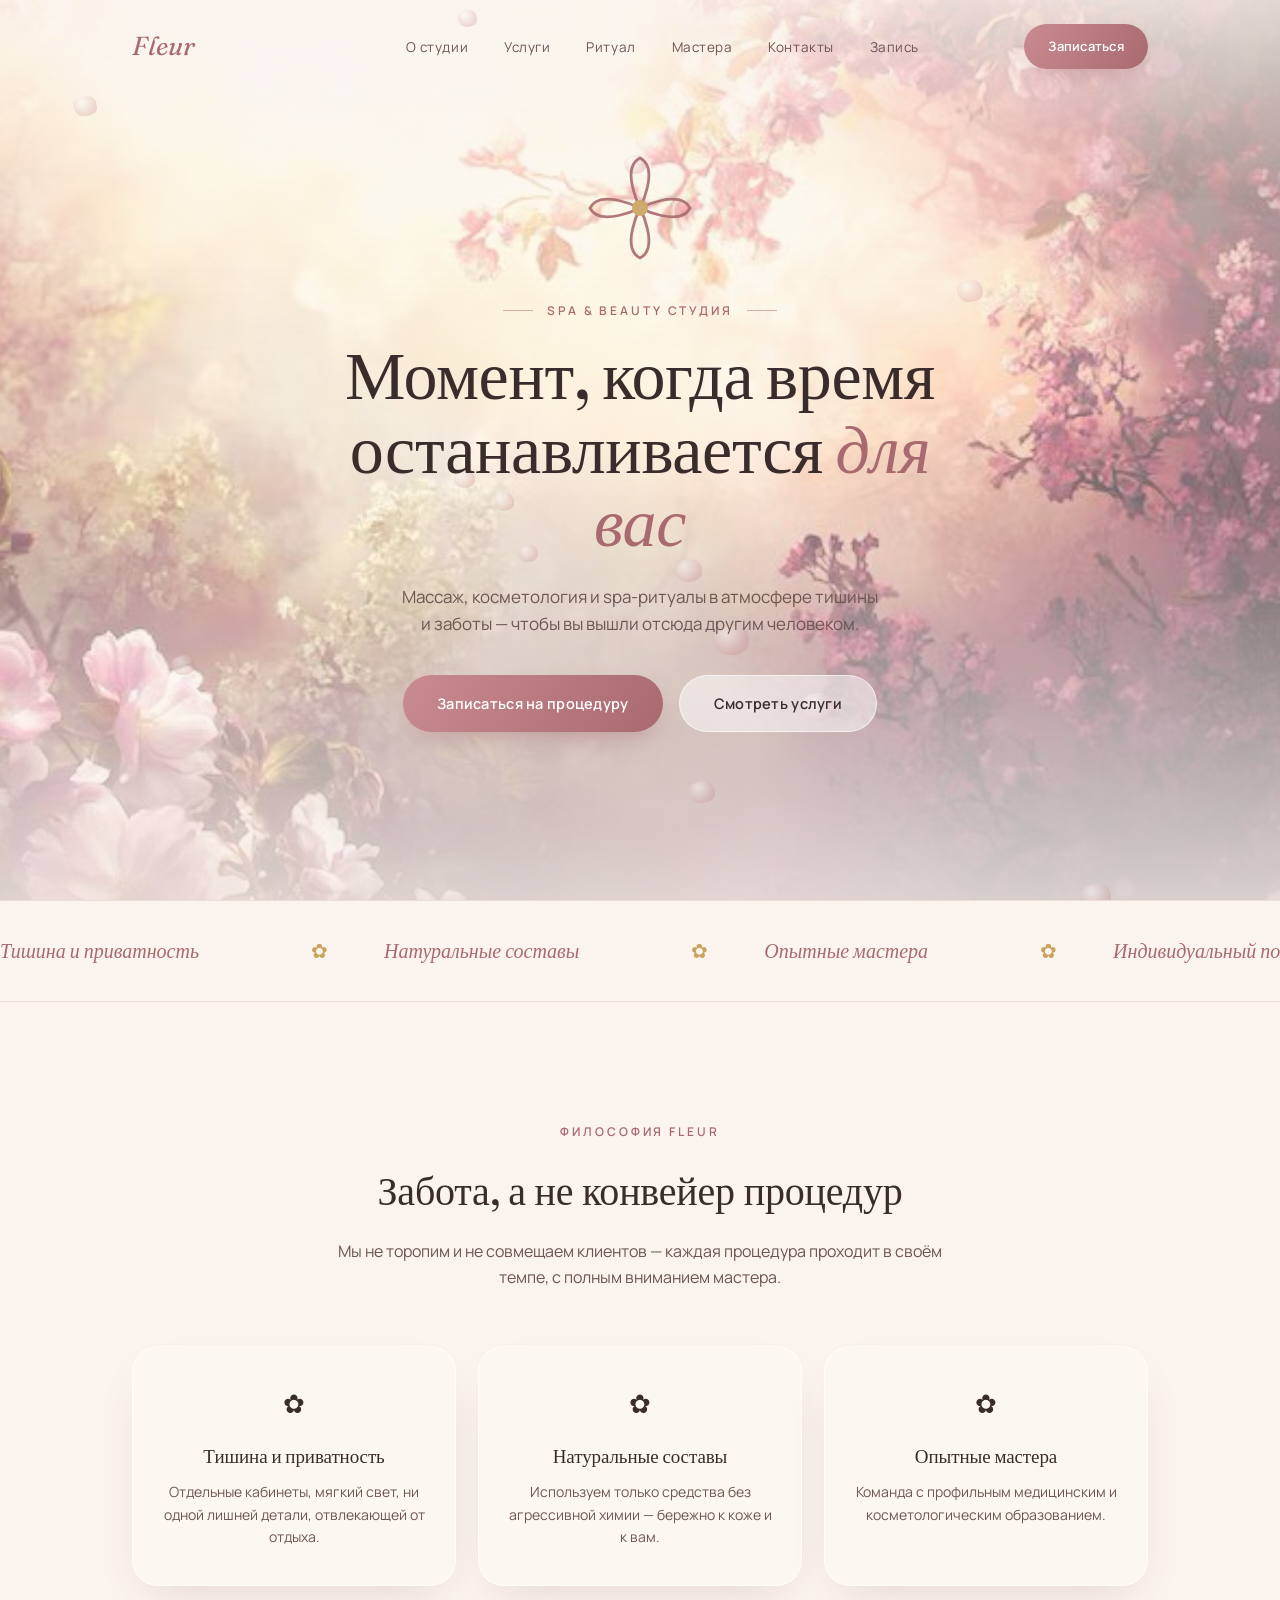
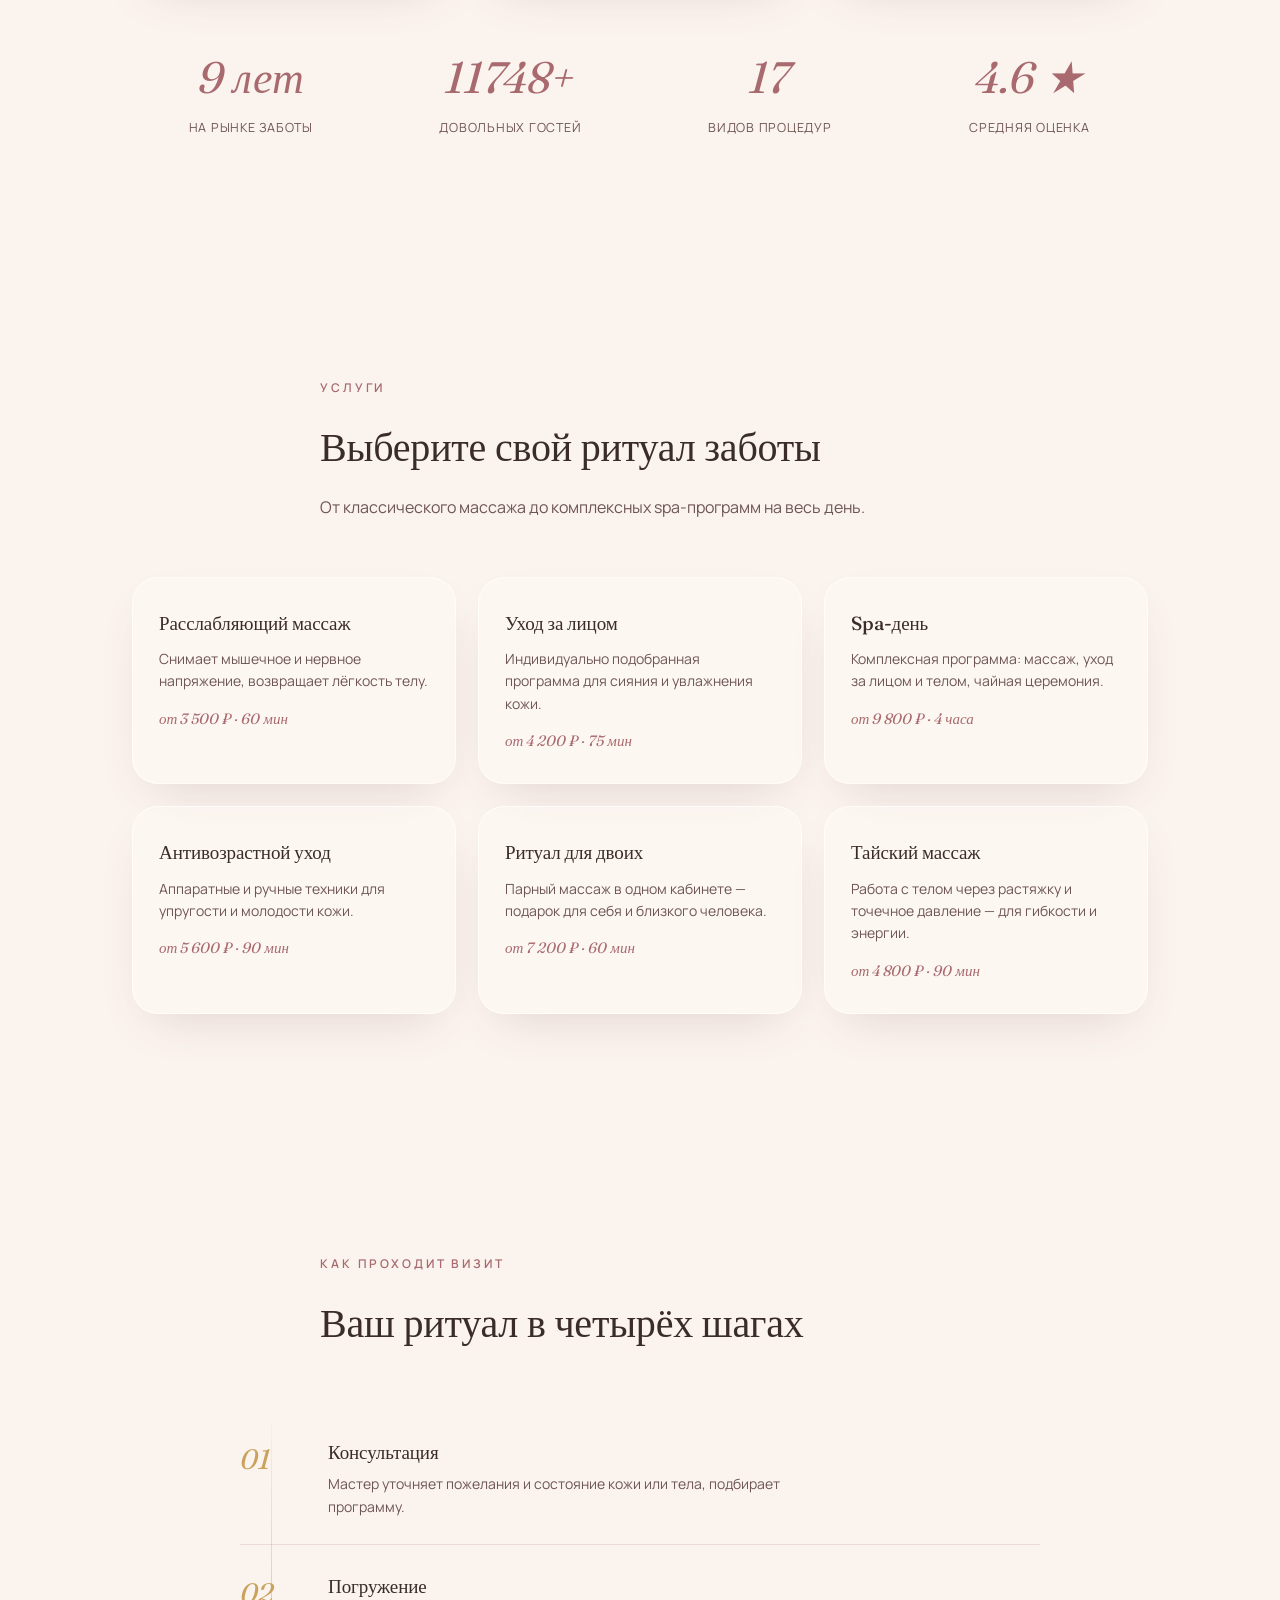
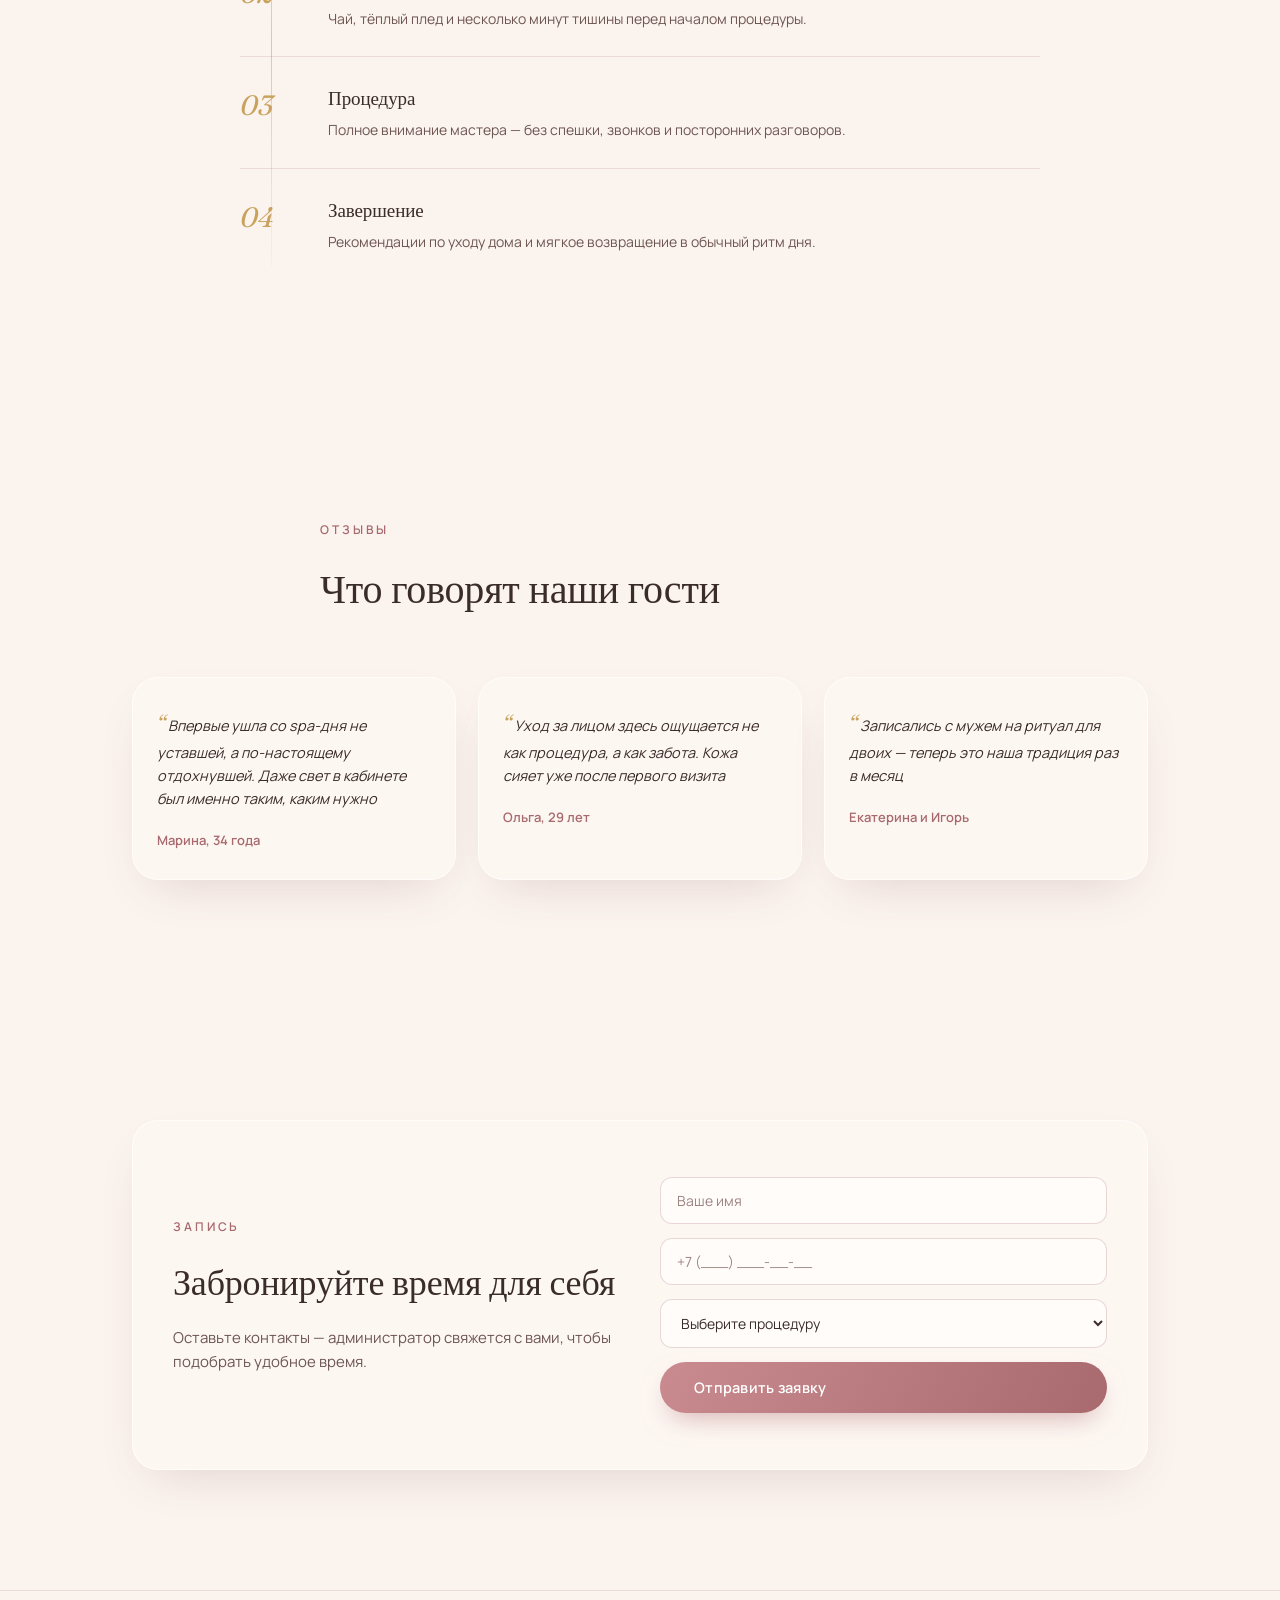
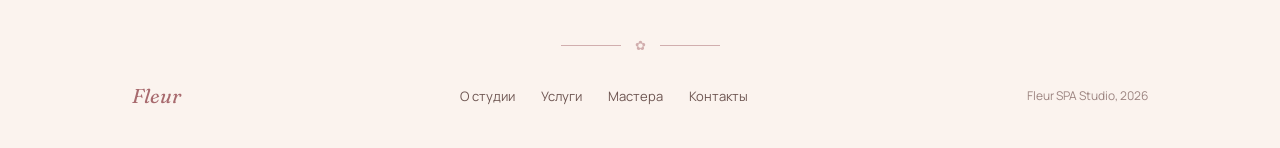
<file: index.html>
<!DOCTYPE html>
<html lang="ru">
<head>
<meta charset="UTF-8">
<meta name="viewport" content="width=device-width, initial-scale=1.0">
<title>Fleur — SPA & beauty студия</title>
<meta name="description" content="Fleur — SPA & beauty студия: массаж, косметология и ритуалы заботы в атмосфере тишины.">
<link rel="preconnect" href="https://fonts.googleapis.com">
<link href="https://fonts.googleapis.com/css2?family=Fraunces:ital,wght@0,400;0,500;0,600;1,500&family=Manrope:wght@300;400;500;600;700&display=swap" rel="stylesheet">
<link rel="stylesheet" href="css/style.css">
</head>
<body>

<div class="page-loader">
  <svg class="loader-flower" viewBox="0 0 60 60"><path d="M30 30 C30 30 20 10 30 5 C40 10 30 30 30 30 C30 30 50 20 55 30 C50 40 30 30 30 30 C30 30 40 50 30 55 C20 50 30 30 30 30 C30 30 10 40 5 30 C10 20 30 30 30 30Z"/></svg>
</div>
<div class="scroll-progress"></div>

<div class="bg-photo"></div>
<div class="bg-overlay"></div>
<div class="cursor-glow"></div>
<div class="petals" id="petals"></div>
<div class="grain"></div>

<header id="siteHeader">
  <div class="wrap">
    <a href="index.html" class="logo">Fleur</a>
    <div class="nav-scrim"></div>
    <nav>
      <ul>
        <li><a href="index.html#philosophy">О студии</a></li>
        <li><a href="index.html#services">Услуги</a></li>
        <li><a href="index.html#ritual">Ритуал</a></li>
        <li><a href="masters.html">Мастера</a></li>
        <li><a href="contacts.html">Контакты</a></li>
        <li><a href="index.html#booking">Запись</a></li>
      </ul>
    </nav>
    <div style="display:flex;align-items:center;gap:6px;">
      <a href="index.html#booking" class="btn btn-primary" style="padding:12px 24px;font-size:13px;"><span>Записаться</span></a>
      <button class="nav-toggle" aria-label="Открыть меню"><span></span><span></span><span></span></button>
    </div>
  </div>
</header>

<section class="hero">
  <div class="wrap hero-inner">
    <svg class="hero-flower" viewBox="0 0 60 60" aria-hidden="true">
      <path d="M30 30 C30 30 20 10 30 5 C40 10 30 30 30 30 C30 30 50 20 55 30 C50 40 30 30 30 30 C30 30 40 50 30 55 C20 50 30 30 30 30 C30 30 10 40 5 30 C10 20 30 30 30 30Z"/>
      <circle cx="30" cy="30" r="4"></circle>
    </svg>
    <span class="eyebrow">SPA & beauty студия</span>
    <h1>Момент, когда время<br>останавливается <em>для вас</em></h1>
    <p>Массаж, косметология и spa-ритуалы в атмосфере тишины и заботы — чтобы вы вышли отсюда другим человеком.</p>
    <div class="hero-actions">
      <a href="#booking" class="btn btn-primary"><span>Записаться на процедуру</span></a>
      <a href="#services" class="btn btn-ghost"><span>Смотреть услуги</span></a>
    </div>
  </div>
</section>

<div class="marquee-section">
  <div class="marquee-track">
    <span>Тишина и приватность</span>
    <span>Натуральные составы</span>
    <span>Опытные мастера</span>
    <span>Индивидуальный подход</span>
    <span>Тишина и приватность</span>
    <span>Натуральные составы</span>
    <span>Опытные мастера</span>
    <span>Индивидуальный подход</span>
  </div>
</div>

<section id="philosophy" class="philosophy">
  <div class="wrap">
    <div class="philosophy-head reveal">
      <span class="eyebrow">Философия Fleur</span>
      <h2>Забота, а не конвейер процедур</h2>
      <p>Мы не торопим и не совмещаем клиентов — каждая процедура проходит в своём темпе, с полным вниманием мастера.</p>
    </div>
    <div class="philosophy-grid stagger">
      <div class="phil-card glass reveal">
        <div class="phil-icon">✿</div>
        <h3>Тишина и приватность</h3>
        <p>Отдельные кабинеты, мягкий свет, ни одной лишней детали, отвлекающей от отдыха.</p>
      </div>
      <div class="phil-card glass reveal">
        <div class="phil-icon">✿</div>
        <h3>Натуральные составы</h3>
        <p>Используем только средства без агрессивной химии — бережно к коже и к вам.</p>
      </div>
      <div class="phil-card glass reveal">
        <div class="phil-icon">✿</div>
        <h3>Опытные мастера</h3>
        <p>Команда с профильным медицинским и косметологическим образованием.</p>
      </div>
    </div>

    <div class="stats">
      <div class="reveal">
        <span class="stat-num" data-count="9" data-suffix=" лет">0</span>
        <span class="stat-label">на рынке заботы</span>
      </div>
      <div class="reveal">
        <span class="stat-num" data-count="12400" data-suffix="+">0</span>
        <span class="stat-label">довольных гостей</span>
      </div>
      <div class="reveal">
        <span class="stat-num" data-count="18" data-suffix="">0</span>
        <span class="stat-label">видов процедур</span>
      </div>
      <div class="reveal">
        <span class="stat-num" data-count="4.9" data-suffix=" ★">0</span>
        <span class="stat-label">средняя оценка</span>
      </div>
    </div>
  </div>
</section>

<section id="services">
  <div class="wrap">
    <div class="philosophy-head reveal">
      <span class="eyebrow">Услуги</span>
      <h2>Выберите свой ритуал заботы</h2>
      <p>От классического массажа до комплексных spa-программ на весь день.</p>
    </div>
    <div class="services-grid stagger">
      <div class="service-card glass reveal">
        <h3>Расслабляющий массаж</h3>
        <p>Снимает мышечное и нервное напряжение, возвращает лёгкость телу.</p>
        <span class="price">от 3 500 ₽ · 60 мин</span>
      </div>
      <div class="service-card glass reveal">
        <h3>Уход за лицом</h3>
        <p>Индивидуально подобранная программа для сияния и увлажнения кожи.</p>
        <span class="price">от 4 200 ₽ · 75 мин</span>
      </div>
      <div class="service-card glass reveal">
        <h3>Spa-день</h3>
        <p>Комплексная программа: массаж, уход за лицом и телом, чайная церемония.</p>
        <span class="price">от 9 800 ₽ · 4 часа</span>
      </div>
      <div class="service-card glass reveal">
        <h3>Антивозрастной уход</h3>
        <p>Аппаратные и ручные техники для упругости и молодости кожи.</p>
        <span class="price">от 5 600 ₽ · 90 мин</span>
      </div>
      <div class="service-card glass reveal">
        <h3>Ритуал для двоих</h3>
        <p>Парный массаж в одном кабинете — подарок для себя и близкого человека.</p>
        <span class="price">от 7 200 ₽ · 60 мин</span>
      </div>
      <div class="service-card glass reveal">
        <h3>Тайский массаж</h3>
        <p>Работа с телом через растяжку и точечное давление — для гибкости и энергии.</p>
        <span class="price">от 4 800 ₽ · 90 мин</span>
      </div>
    </div>
  </div>
</section>

<section id="ritual">
  <div class="wrap">
    <div class="philosophy-head reveal">
      <span class="eyebrow">Как проходит визит</span>
      <h2>Ваш ритуал в четырёх шагах</h2>
    </div>
    <div class="ritual reveal">
      <div class="ritual-step">
        <div class="ritual-num">01</div>
        <div><h3>Консультация</h3><p>Мастер уточняет пожелания и состояние кожи или тела, подбирает программу.</p></div>
      </div>
      <div class="ritual-step">
        <div class="ritual-num">02</div>
        <div><h3>Погружение</h3><p>Чай, тёплый плед и несколько минут тишины перед началом процедуры.</p></div>
      </div>
      <div class="ritual-step">
        <div class="ritual-num">03</div>
        <div><h3>Процедура</h3><p>Полное внимание мастера — без спешки, звонков и посторонних разговоров.</p></div>
      </div>
      <div class="ritual-step">
        <div class="ritual-num">04</div>
        <div><h3>Завершение</h3><p>Рекомендации по уходу дома и мягкое возвращение в обычный ритм дня.</p></div>
      </div>
    </div>
  </div>
</section>

<section id="reviews">
  <div class="wrap">
    <div class="philosophy-head reveal">
      <span class="eyebrow">Отзывы</span>
      <h2>Что говорят наши гости</h2>
    </div>
    <div class="testimonials-grid stagger">
      <div class="t-card glass reveal">
        <p class="t-quote">Впервые ушла со spa-дня не уставшей, а по-настоящему отдохнувшей. Даже свет в кабинете был именно таким, каким нужно</p>
        <div class="t-name">Марина, 34 года</div>
      </div>
      <div class="t-card glass reveal">
        <p class="t-quote">Уход за лицом здесь ощущается не как процедура, а как забота. Кожа сияет уже после первого визита</p>
        <div class="t-name">Ольга, 29 лет</div>
      </div>
      <div class="t-card glass reveal">
        <p class="t-quote">Записались с мужем на ритуал для двоих — теперь это наша традиция раз в месяц</p>
        <div class="t-name">Екатерина и Игорь</div>
      </div>
    </div>
  </div>
</section>

<section id="booking">
  <div class="wrap">
    <div class="booking-box glass reveal">
      <div class="booking-grid">
        <div>
          <span class="eyebrow">Запись</span>
          <h2>Забронируйте время для себя</h2>
          <p>Оставьте контакты — администратор свяжется с вами, чтобы подобрать удобное время.</p>
        </div>
        <form class="book-form" id="bookForm">
          <input type="text" id="bname" placeholder="Ваше имя" required>
          <input type="tel" id="bphone" placeholder="+7 (___) ___-__-__" required>
          <select id="bservice">
            <option value="">Выберите процедуру</option>
            <option>Расслабляющий массаж</option>
            <option>Уход за лицом</option>
            <option>Spa-день</option>
            <option>Антивозрастной уход</option>
            <option>Ритуал для двоих</option>
            <option>Тайский массаж</option>
          </select>
          <button type="submit" class="btn btn-primary"><span>Отправить заявку</span></button>
          <div class="success-msg" id="successMsg">✿ Спасибо! Мы свяжемся с вами для подтверждения записи.</div>
        </form>
      </div>
    </div>
  </div>
</section>

<footer>
  <div class="wrap" style="flex-direction:column;">
    <div class="divider-flourish">✿</div>
    <div class="wrap" style="padding:0;display:flex;justify-content:space-between;align-items:center;flex-wrap:wrap;gap:16px;width:100%;">
      <a href="index.html" class="logo" style="font-size:20px;">Fleur</a>
      <ul class="footer-links">
        <li><a href="index.html#philosophy">О студии</a></li>
        <li><a href="index.html#services">Услуги</a></li>
        <li><a href="masters.html">Мастера</a></li>
        <li><a href="contacts.html">Контакты</a></li>
      </ul>
      <div class="footer-copy">Fleur SPA Studio, 2026</div>
    </div>
  </div>
</footer>

<script src="js/script.js"></script>
</body>
</html>
</file>
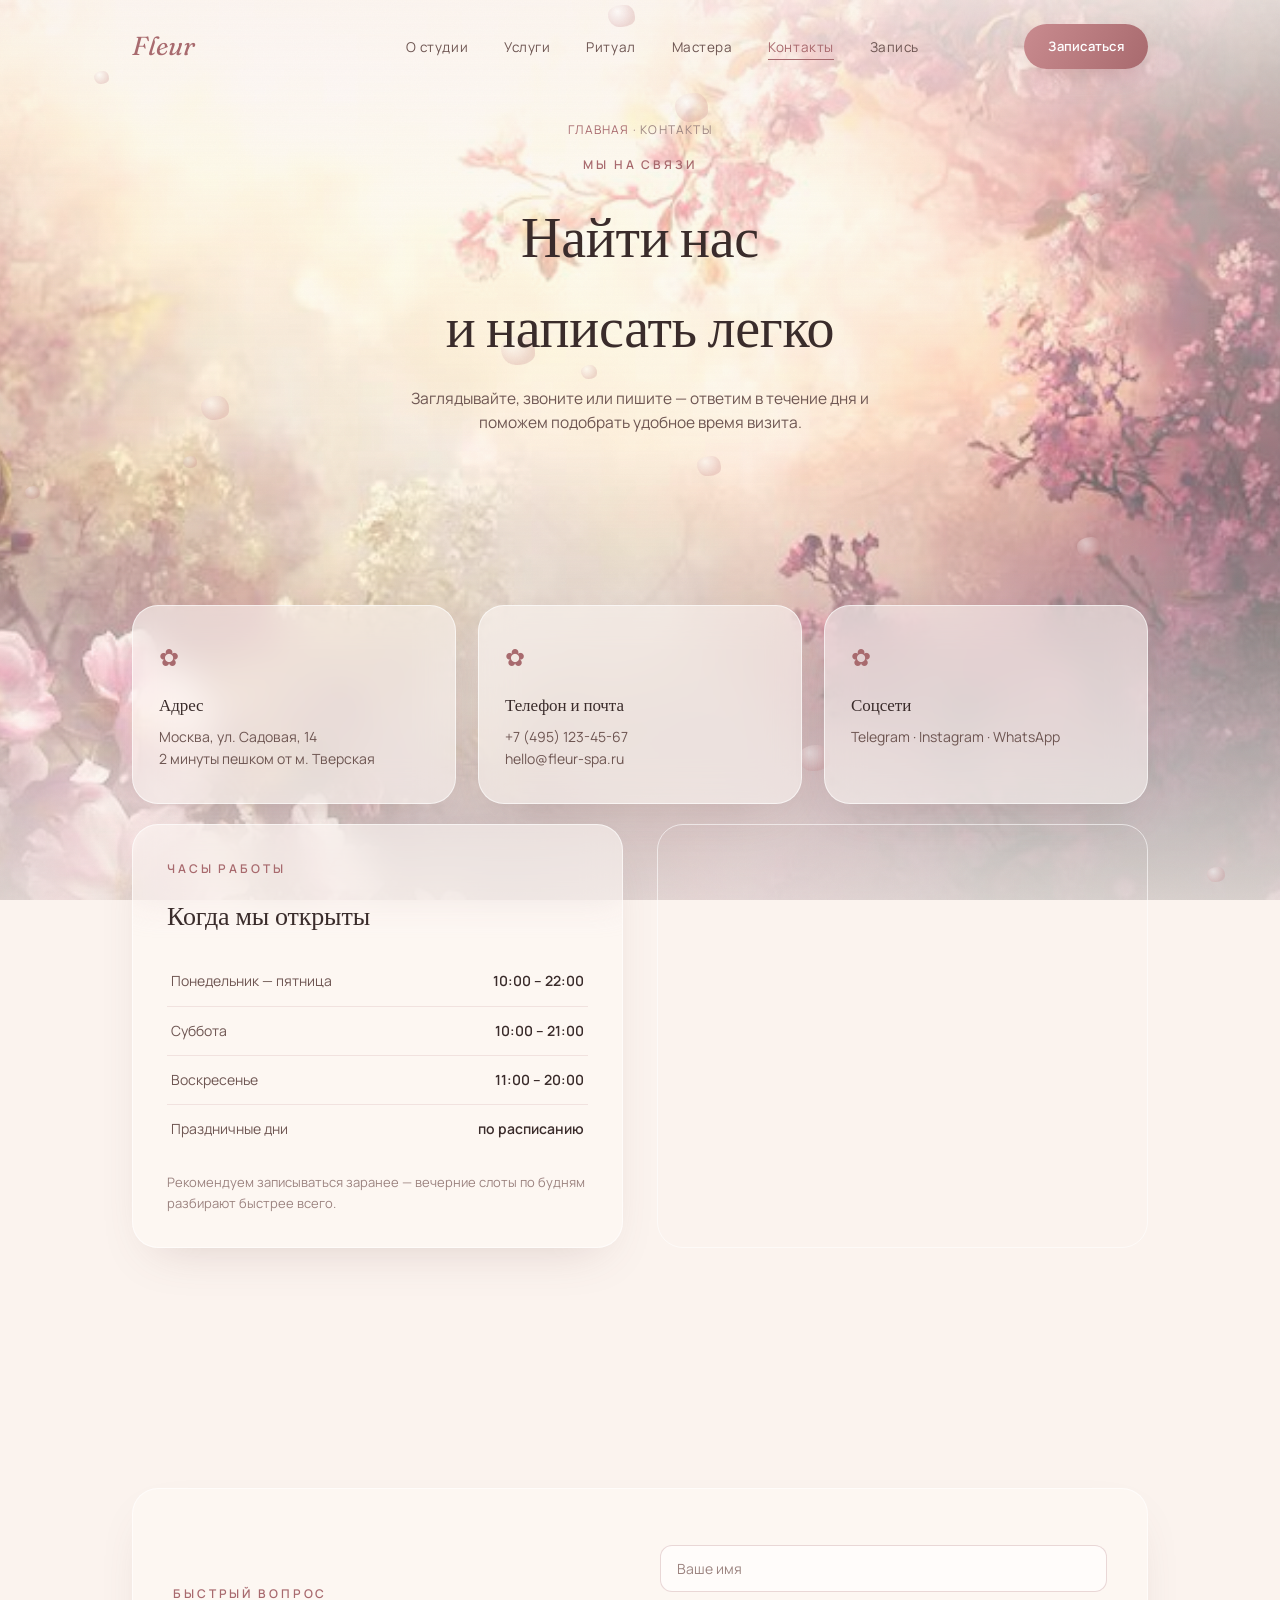
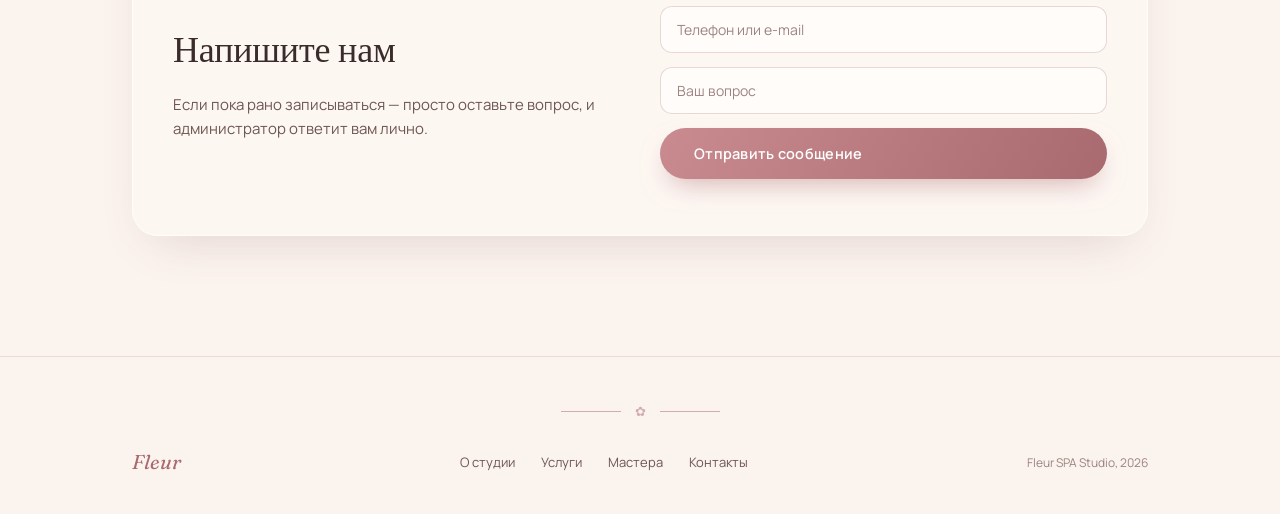
<file: contacts.html>
<!DOCTYPE html>
<html lang="ru">
<head>
<meta charset="UTF-8">
<meta name="viewport" content="width=device-width, initial-scale=1.0">
<title>Контакты — Fleur SPA & beauty студия</title>
<meta name="description" content="Адрес, телефон и часы работы Fleur SPA & beauty студии. Запишитесь на процедуру или задайте вопрос.">
<link rel="preconnect" href="https://fonts.googleapis.com">
<link href="https://fonts.googleapis.com/css2?family=Fraunces:ital,wght@0,400;0,500;0,600;1,500&family=Manrope:wght@300;400;500;600;700&display=swap" rel="stylesheet">
<link rel="stylesheet" href="css/style.css">
</head>
<body>

<div class="page-loader">
  <svg class="loader-flower" viewBox="0 0 60 60"><path d="M30 30 C30 30 20 10 30 5 C40 10 30 30 30 30 C30 30 50 20 55 30 C50 40 30 30 30 30 C30 30 40 50 30 55 C20 50 30 30 30 30 C30 30 10 40 5 30 C10 20 30 30 30 30Z"/></svg>
</div>
<div class="scroll-progress"></div>

<div class="bg-photo"></div>
<div class="bg-overlay"></div>
<div class="cursor-glow"></div>
<div class="petals" id="petals"></div>
<div class="grain"></div>

<header id="siteHeader">
  <div class="wrap">
    <a href="index.html" class="logo">Fleur</a>
    <div class="nav-scrim"></div>
    <nav>
      <ul>
        <li><a href="index.html#philosophy">О студии</a></li>
        <li><a href="index.html#services">Услуги</a></li>
        <li><a href="index.html#ritual">Ритуал</a></li>
        <li><a href="masters.html">Мастера</a></li>
        <li><a href="contacts.html">Контакты</a></li>
        <li><a href="index.html#booking">Запись</a></li>
      </ul>
    </nav>
    <div style="display:flex;align-items:center;gap:6px;">
      <a href="index.html#booking" class="btn btn-primary" style="padding:12px 24px;font-size:13px;"><span>Записаться</span></a>
      <button class="nav-toggle" aria-label="Открыть меню"><span></span><span></span><span></span></button>
    </div>
  </div>
</header>

<section class="page-hero">
  <div class="wrap">
    <span class="breadcrumb"><a href="index.html">Главная</a> · Контакты</span>
    <span class="eyebrow">Мы на связи</span>
    <h1>Найти нас<br>и написать легко</h1>
    <p>Заглядывайте, звоните или пишите — ответим в течение дня и поможем подобрать удобное время визита.</p>
  </div>
</section>

<section style="padding-top:0;">
  <div class="wrap">
    <div class="info-grid stagger">
      <div class="info-card glass reveal">
        <div class="info-icon">✿</div>
        <h3>Адрес</h3>
        <p>Москва, ул. Садовая, 14<br>2 минуты пешком от м. Тверская</p>
      </div>
      <div class="info-card glass reveal">
        <div class="info-icon">✿</div>
        <h3>Телефон и почта</h3>
        <p><a href="tel:+74951234567">+7 (495) 123-45-67</a><br><a href="mailto:hello@fleur-spa.ru">hello@fleur-spa.ru</a></p>
      </div>
      <div class="info-card glass reveal">
        <div class="info-icon">✿</div>
        <h3>Соцсети</h3>
        <p><a href="#">Telegram</a> · <a href="#">Instagram</a> · <a href="#">WhatsApp</a></p>
      </div>
    </div>

    <div class="contact-layout">
      <div class="glass reveal" style="padding:34px;">
        <span class="eyebrow">Часы работы</span>
        <h2 style="margin-bottom:20px;font-size:26px;">Когда мы открыты</h2>
        <table class="hours-table">
          <tr><td>Понедельник — пятница</td><td>10:00 – 22:00</td></tr>
          <tr><td>Суббота</td><td>10:00 – 21:00</td></tr>
          <tr><td>Воскресенье</td><td>11:00 – 20:00</td></tr>
          <tr><td>Праздничные дни</td><td>по расписанию</td></tr>
        </table>
        <p style="margin-top:18px;font-size:13px;color:var(--text-low);">Рекомендуем записываться заранее — вечерние слоты по будням разбирают быстрее всего.</p>
      </div>

      <div class="map-frame reveal">
        <iframe
          src="https://www.openstreetmap.org/export/embed.html?bbox=37.598%2C55.760%2C37.618%2C55.770&amp;layer=mapnik"
          loading="lazy"
          title="Карта расположения студии Fleur"></iframe>
      </div>
    </div>
  </div>
</section>

<section id="booking">
  <div class="wrap">
    <div class="booking-box glass reveal">
      <div class="booking-grid">
        <div>
          <span class="eyebrow">Быстрый вопрос</span>
          <h2>Напишите нам</h2>
          <p>Если пока рано записываться — просто оставьте вопрос, и администратор ответит вам лично.</p>
        </div>
        <form class="book-form" id="contactForm">
          <input type="text" id="cname" placeholder="Ваше имя" required>
          <input type="text" id="cphone" placeholder="Телефон или e-mail" required>
          <input type="text" id="cmessage" placeholder="Ваш вопрос">
          <button type="submit" class="btn btn-primary"><span>Отправить сообщение</span></button>
          <div class="success-msg" id="contactSuccess">✿ Спасибо! Мы ответим вам в ближайшее время.</div>
        </form>
      </div>
    </div>
  </div>
</section>

<footer>
  <div class="wrap" style="flex-direction:column;">
    <div class="divider-flourish">✿</div>
    <div class="wrap" style="padding:0;display:flex;justify-content:space-between;align-items:center;flex-wrap:wrap;gap:16px;width:100%;">
      <a href="index.html" class="logo" style="font-size:20px;">Fleur</a>
      <ul class="footer-links">
        <li><a href="index.html#philosophy">О студии</a></li>
        <li><a href="index.html#services">Услуги</a></li>
        <li><a href="masters.html">Мастера</a></li>
        <li><a href="contacts.html">Контакты</a></li>
      </ul>
      <div class="footer-copy">Fleur SPA Studio, 2026</div>
    </div>
  </div>
</footer>

<script src="js/script.js"></script>
</body>
</html>
</file>
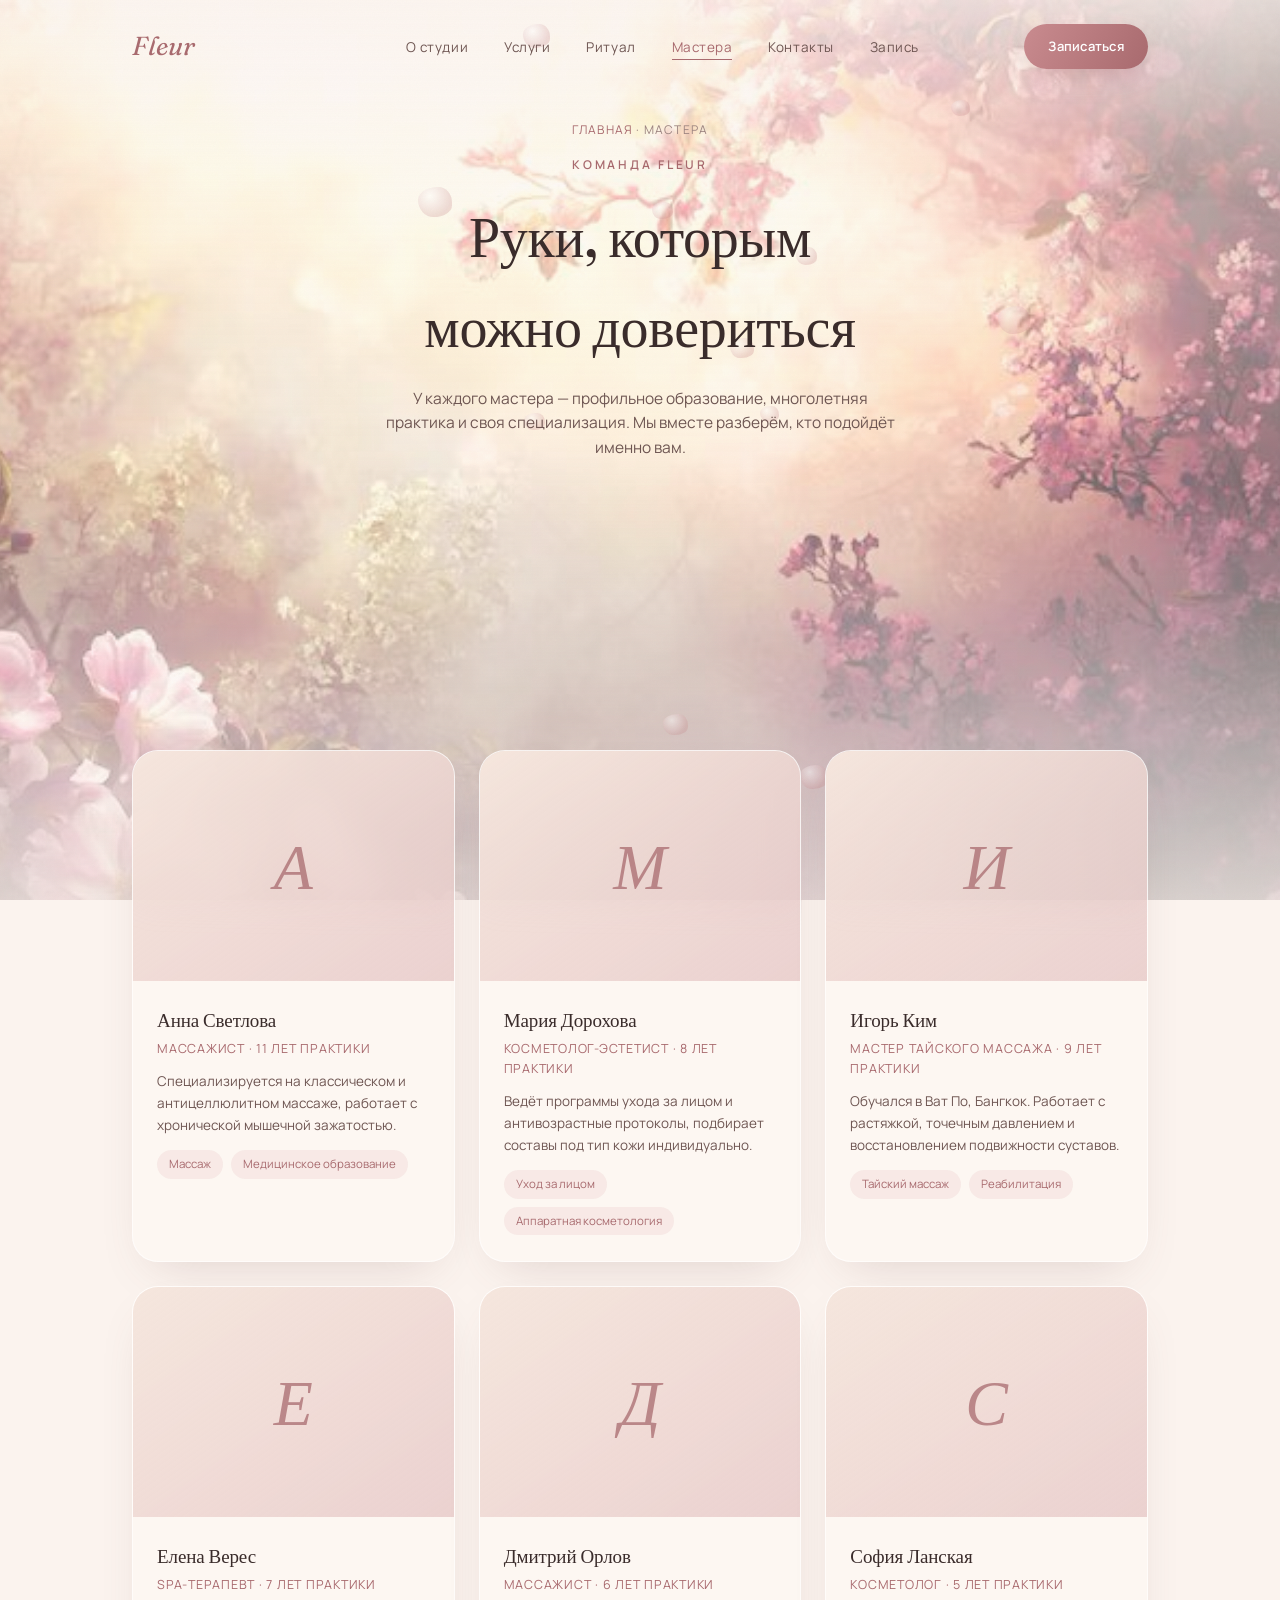
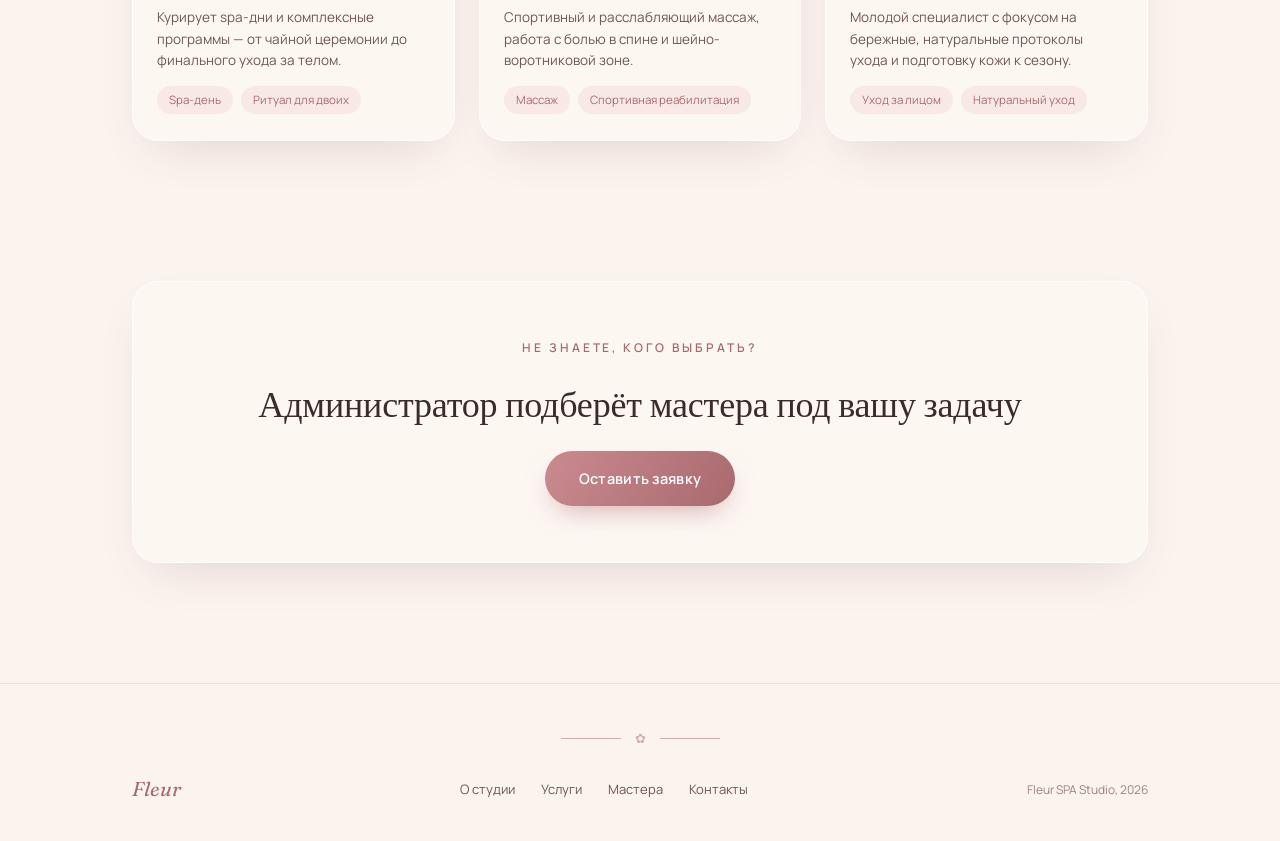
<file: masters.html>
<!DOCTYPE html>
<html lang="ru">
<head>
<meta charset="UTF-8">
<meta name="viewport" content="width=device-width, initial-scale=1.0">
<title>Мастера — Fleur SPA & beauty студия</title>
<meta name="description" content="Команда мастеров Fleur: массажисты и косметологи с медицинским образованием и многолетним опытом.">
<link rel="preconnect" href="https://fonts.googleapis.com">
<link href="https://fonts.googleapis.com/css2?family=Fraunces:ital,wght@0,400;0,500;0,600;1,500&family=Manrope:wght@300;400;500;600;700&display=swap" rel="stylesheet">
<link rel="stylesheet" href="css/style.css">
</head>
<body>

<div class="page-loader">
  <svg class="loader-flower" viewBox="0 0 60 60"><path d="M30 30 C30 30 20 10 30 5 C40 10 30 30 30 30 C30 30 50 20 55 30 C50 40 30 30 30 30 C30 30 40 50 30 55 C20 50 30 30 30 30 C30 30 10 40 5 30 C10 20 30 30 30 30Z"/></svg>
</div>
<div class="scroll-progress"></div>

<div class="bg-photo"></div>
<div class="bg-overlay"></div>
<div class="cursor-glow"></div>
<div class="petals" id="petals"></div>
<div class="grain"></div>

<header id="siteHeader">
  <div class="wrap">
    <a href="index.html" class="logo">Fleur</a>
    <div class="nav-scrim"></div>
    <nav>
      <ul>
        <li><a href="index.html#philosophy">О студии</a></li>
        <li><a href="index.html#services">Услуги</a></li>
        <li><a href="index.html#ritual">Ритуал</a></li>
        <li><a href="masters.html">Мастера</a></li>
        <li><a href="contacts.html">Контакты</a></li>
        <li><a href="index.html#booking">Запись</a></li>
      </ul>
    </nav>
    <div style="display:flex;align-items:center;gap:6px;">
      <a href="index.html#booking" class="btn btn-primary" style="padding:12px 24px;font-size:13px;"><span>Записаться</span></a>
      <button class="nav-toggle" aria-label="Открыть меню"><span></span><span></span><span></span></button>
    </div>
  </div>
</header>

<section class="page-hero">
  <div class="wrap">
    <span class="breadcrumb"><a href="index.html">Главная</a> · Мастера</span>
    <span class="eyebrow">Команда Fleur</span>
    <h1>Руки, которым<br>можно довериться</h1>
    <p>У каждого мастера — профильное образование, многолетняя практика и своя специализация. Мы вместе разберём, кто подойдёт именно вам.</p>
  </div>
</section>

<section>
  <div class="wrap">
    <div class="team-grid stagger">
      <div class="team-card glass reveal">
        <div class="team-photo"><span class="initial">А</span></div>
        <div class="team-body">
          <h3>Анна Светлова</h3>
          <span class="team-role">Массажист · 11 лет практики</span>
          <p>Специализируется на классическом и антицеллюлитном массаже, работает с хронической мышечной зажатостью.</p>
          <div class="team-tags"><span>Массаж</span><span>Медицинское образование</span></div>
        </div>
      </div>
      <div class="team-card glass reveal">
        <div class="team-photo"><span class="initial">М</span></div>
        <div class="team-body">
          <h3>Мария Дорохова</h3>
          <span class="team-role">Косметолог-эстетист · 8 лет практики</span>
          <p>Ведёт программы ухода за лицом и антивозрастные протоколы, подбирает составы под тип кожи индивидуально.</p>
          <div class="team-tags"><span>Уход за лицом</span><span>Аппаратная косметология</span></div>
        </div>
      </div>
      <div class="team-card glass reveal">
        <div class="team-photo"><span class="initial">И</span></div>
        <div class="team-body">
          <h3>Игорь Ким</h3>
          <span class="team-role">Мастер тайского массажа · 9 лет практики</span>
          <p>Обучался в Ват По, Бангкок. Работает с растяжкой, точечным давлением и восстановлением подвижности суставов.</p>
          <div class="team-tags"><span>Тайский массаж</span><span>Реабилитация</span></div>
        </div>
      </div>
      <div class="team-card glass reveal">
        <div class="team-photo"><span class="initial">Е</span></div>
        <div class="team-body">
          <h3>Елена Верес</h3>
          <span class="team-role">SPA-терапевт · 7 лет практики</span>
          <p>Курирует spa-дни и комплексные программы — от чайной церемонии до финального ухода за телом.</p>
          <div class="team-tags"><span>Spa-день</span><span>Ритуал для двоих</span></div>
        </div>
      </div>
      <div class="team-card glass reveal">
        <div class="team-photo"><span class="initial">Д</span></div>
        <div class="team-body">
          <h3>Дмитрий Орлов</h3>
          <span class="team-role">Массажист · 6 лет практики</span>
          <p>Спортивный и расслабляющий массаж, работа с болью в спине и шейно-воротниковой зоне.</p>
          <div class="team-tags"><span>Массаж</span><span>Спортивная реабилитация</span></div>
        </div>
      </div>
      <div class="team-card glass reveal">
        <div class="team-photo"><span class="initial">С</span></div>
        <div class="team-body">
          <h3>София Ланская</h3>
          <span class="team-role">Косметолог · 5 лет практики</span>
          <p>Молодой специалист с фокусом на бережные, натуральные протоколы ухода и подготовку кожи к сезону.</p>
          <div class="team-tags"><span>Уход за лицом</span><span>Натуральный уход</span></div>
        </div>
      </div>
    </div>
  </div>
</section>

<section id="ritual" style="padding-top:20px;">
  <div class="wrap">
    <div class="booking-box glass reveal" style="text-align:center;">
      <span class="eyebrow">Не знаете, кого выбрать?</span>
      <h2 style="margin-bottom:18px;">Администратор подберёт мастера под вашу задачу</h2>
      <a href="index.html#booking" class="btn btn-primary"><span>Оставить заявку</span></a>
    </div>
  </div>
</section>

<footer>
  <div class="wrap" style="flex-direction:column;">
    <div class="divider-flourish">✿</div>
    <div class="wrap" style="padding:0;display:flex;justify-content:space-between;align-items:center;flex-wrap:wrap;gap:16px;width:100%;">
      <a href="index.html" class="logo" style="font-size:20px;">Fleur</a>
      <ul class="footer-links">
        <li><a href="index.html#philosophy">О студии</a></li>
        <li><a href="index.html#services">Услуги</a></li>
        <li><a href="masters.html">Мастера</a></li>
        <li><a href="contacts.html">Контакты</a></li>
      </ul>
      <div class="footer-copy">Fleur SPA Studio, 2026</div>
    </div>
  </div>
</footer>

<script src="js/script.js"></script>
</body>
</html>
</file>
<file: css/style.css>
:root{
    --cream:#fbf3ee;
    --cream-2:#f5e6dd;
    --rose:#c98b8f;
    --rose-deep:#a86a6e;
    --mauve:#8a6b74;
    --gold:#c9a35e;
    --text-hi:#3a2c2b;
    --text-mid:#6e5652;
    --text-low:#9c8480;
    --glass-bg:rgba(255,250,246,0.55);
    --glass-bg-soft:rgba(255,250,246,0.38);
    --glass-border:rgba(255,255,255,0.6);
    --radius-l:26px;
    --radius-m:16px;
    --ease:cubic-bezier(.16,.84,.44,1);
    --font-display:'Fraunces',Georgia,serif;
    --font-body:'Manrope',-apple-system,sans-serif;
  }
  *{margin:0;padding:0;box-sizing:border-box;}
  html{scroll-behavior:smooth;}
  body{
    font-family:var(--font-body);
    color:var(--text-hi);
    background:var(--cream);
    overflow-x:hidden;
    line-height:1.6;
    font-weight:400;
  }
  ::selection{background:var(--rose);color:#fff;}
  a{color:inherit;text-decoration:none;}
  img{max-width:100%;display:block;}

  /* ---------- Background ---------- */
  .bg-photo{
    position:fixed;inset:0;z-index:-4;
    background-image:url("[data-uri]");
    background-size:cover;
    background-position:center;
    filter:saturate(1.05) brightness(1.02);
    animation:bgBreathe 30s ease-in-out infinite;
  }
  @keyframes bgBreathe{
    0%,100%{transform:scale(1.06);}
    50%{transform:scale(1.14);}
  }
  .bg-overlay{
    position:fixed;inset:0;z-index:-3;
    background:
      linear-gradient(180deg, rgba(251,243,238,.88) 0%, rgba(251,243,238,.55) 22%, rgba(251,243,238,.4) 55%, rgba(251,243,238,.85) 100%);
  }
  .petals{position:fixed;inset:0;z-index:-2;pointer-events:none;overflow:hidden;}
  .petal{
    position:absolute;
    border-radius:60% 40% 55% 45%/45% 55% 40% 60%;
    background:radial-gradient(circle at 35% 30%, rgba(255,255,255,.9), rgba(201,139,143,.55) 70%);
    opacity:.5;
    filter:blur(.3px);
  }
  .grain{
    position:fixed;inset:0;z-index:-1;pointer-events:none;opacity:.025;
    background-image:url("data:image/svg+xml,%3Csvg xmlns='http://www.w3.org/2000/svg' width='120' height='120'%3E%3Cfilter id='n'%3E%3CfeTurbulence type='fractalNoise' baseFrequency='0.9' numOctaves='2' stitchTiles='stitch'/%3E%3C/filter%3E%3Crect width='100%25' height='100%25' filter='url(%23n)'/%3E%3C/svg%3E");
  }

  .wrap{max-width:1080px;margin:0 auto;padding:0 32px;}
  section{position:relative;padding:120px 0;}
  @media(max-width:768px){section{padding:76px 0;} .wrap{padding:0 22px;}}

  .glass{
    background:var(--glass-bg);
    border:1px solid var(--glass-border);
    backdrop-filter:blur(18px);
    -webkit-backdrop-filter:blur(18px);
    border-radius:var(--radius-l);
    box-shadow:0 20px 50px -24px rgba(120,80,80,.25);
  }

  .eyebrow{
    font-size:12px;letter-spacing:.24em;text-transform:uppercase;
    color:var(--rose-deep);
    margin-bottom:18px;display:block;font-weight:600;
  }
  h1,h2,h3{font-family:var(--font-display);font-weight:500;letter-spacing:-.005em;color:var(--text-hi);}

  .btn{
    display:inline-flex;align-items:center;gap:10px;
    padding:16px 34px;border-radius:100px;
    font-weight:600;font-size:14.5px;letter-spacing:.02em;
    border:none;cursor:pointer;font-family:var(--font-body);
    transition:transform .4s var(--ease), box-shadow .4s var(--ease), background .4s var(--ease);
  }
  .btn-primary{
    background:linear-gradient(120deg,var(--rose),var(--rose-deep));
    color:#fff;
    box-shadow:0 12px 28px -10px rgba(168,106,110,.55);
  }
  .btn-primary:hover{transform:translateY(-3px);box-shadow:0 18px 34px -8px rgba(168,106,110,.7);}
  .btn-ghost{
    background:rgba(255,255,255,.5);
    color:var(--text-hi);
    border:1px solid var(--glass-border);
  }
  .btn-ghost:hover{background:rgba(255,255,255,.75);}

  .reveal{opacity:0;transform:translateY(30px);transition:opacity 1s var(--ease), transform 1s var(--ease);}
  .reveal.is-visible{opacity:1;transform:translateY(0);}

  /* ---------- Header ---------- */
  header{
    position:fixed;top:0;left:0;right:0;z-index:100;
    padding:24px 0;
    transition:background .4s var(--ease), box-shadow .4s var(--ease);
  }
  header.scrolled{
    background:rgba(251,243,238,.8);
    backdrop-filter:blur(16px);
    box-shadow:0 4px 24px -10px rgba(120,80,80,.2);
  }
  header .wrap{display:flex;align-items:center;justify-content:space-between;}
  .logo{
    font-family:var(--font-display);
    font-style:italic;
    font-size:26px;
    color:var(--rose-deep);
  }
  nav ul{display:flex;gap:36px;list-style:none;}
  nav a{font-size:13.5px;letter-spacing:.04em;color:var(--text-mid);transition:color .3s;}
  nav a:hover{color:var(--rose-deep);}
  @media(max-width:760px){nav{display:none;}}

  /* ---------- Hero ---------- */
  .hero{
    min-height:100vh;
    display:flex;align-items:center;justify-content:center;
    text-align:center;
    padding-top:100px;
  }
  .hero-inner{max-width:720px;}
  .hero .eyebrow{display:flex;align-items:center;justify-content:center;gap:14px;}
  .hero .eyebrow::before,.hero .eyebrow::after{content:'';width:30px;height:1px;background:var(--rose-deep);opacity:.5;}
  .hero h1{
    font-size:clamp(38px,6vw,68px);
    line-height:1.08;
    margin-bottom:24px;
  }
  .hero h1 em{font-style:italic;color:var(--rose-deep);}
  .hero p{
    font-size:17px;color:var(--text-mid);
    max-width:480px;margin:0 auto 38px;
  }
  .hero-actions{display:flex;gap:16px;justify-content:center;flex-wrap:wrap;}

  /* ---------- Philosophy ---------- */
  .philosophy{text-align:center;}
  .philosophy-head{max-width:640px;margin:0 auto 56px;}
  .philosophy-head h2{font-size:clamp(28px,3.6vw,40px);margin-bottom:16px;}
  .philosophy-head p{color:var(--text-mid);font-size:16px;}
  .philosophy-grid{display:grid;grid-template-columns:repeat(3,1fr);gap:22px;}
  @media(max-width:800px){.philosophy-grid{grid-template-columns:1fr;}}
  .phil-card{padding:36px 26px;text-align:center;}
  .phil-icon{font-size:26px;margin-bottom:16px;}
  .phil-card h3{font-size:19px;margin-bottom:10px;}
  .phil-card p{font-size:14px;color:var(--text-mid);}

  /* ---------- Services ---------- */
  .services-grid{display:grid;grid-template-columns:repeat(3,1fr);gap:22px;margin-top:50px;}
  @media(max-width:900px){.services-grid{grid-template-columns:repeat(2,1fr);}}
  @media(max-width:600px){.services-grid{grid-template-columns:1fr;}}
  .service-card{padding:30px 26px;transition:transform .4s var(--ease);}
  .service-card:hover{transform:translateY(-6px);}
  .service-card .price{
    font-family:var(--font-display);font-style:italic;
    color:var(--rose-deep);font-size:15px;margin-top:14px;display:block;
  }
  .service-card h3{font-size:19px;margin-bottom:10px;}
  .service-card p{font-size:14px;color:var(--text-mid);}

  /* ---------- Ritual steps ---------- */
  .ritual{max-width:800px;margin:0 auto;}
  .ritual-step{
    display:grid;grid-template-columns:64px 1fr;gap:24px;padding:26px 0;
    border-bottom:1px solid rgba(168,106,110,.18);
  }
  .ritual-step:last-child{border-bottom:none;}
  .ritual-num{font-family:var(--font-display);font-style:italic;font-size:28px;color:var(--gold);}
  .ritual-step h3{font-size:19px;margin-bottom:6px;}
  .ritual-step p{font-size:14px;color:var(--text-mid);max-width:520px;}

  /* ---------- Testimonials ---------- */
  .testimonials-grid{display:grid;grid-template-columns:repeat(3,1fr);gap:22px;}
  @media(max-width:900px){.testimonials-grid{grid-template-columns:1fr;}}
  .t-card{padding:28px 24px;}
  .t-quote{font-size:14.5px;color:var(--text-hi);margin-bottom:20px;font-style:italic;}
  .t-name{font-size:13px;color:var(--rose-deep);font-weight:600;}

  /* ---------- Booking ---------- */
  .booking-box{padding:56px 40px;position:relative;overflow:hidden;}
  .booking-grid{display:grid;grid-template-columns:1fr 1fr;gap:40px;align-items:center;}
  @media(max-width:800px){.booking-grid{grid-template-columns:1fr;}}
  .booking-box h2{font-size:clamp(26px,3.6vw,36px);margin-bottom:14px;}
  .booking-box p{color:var(--text-mid);font-size:15px;margin-bottom:0;}
  .book-form{display:flex;flex-direction:column;gap:14px;}
  .book-form input,.book-form select{
    padding:13px 16px;border-radius:12px;
    border:1px solid rgba(168,106,110,.25);
    background:rgba(255,255,255,.6);
    color:var(--text-hi);font-family:var(--font-body);font-size:14px;
    outline:none;
    transition:border-color .3s, background .3s;
  }
  .book-form input::placeholder{color:var(--text-low);}
  .book-form input:focus,.book-form select:focus{border-color:var(--rose-deep);background:#fff;}
  .success-msg{
    display:none;margin-top:6px;padding:14px 18px;border-radius:12px;
    background:rgba(201,139,143,.15);color:var(--rose-deep);font-size:13.5px;
    align-items:center;gap:8px;
  }
  .success-msg.show{display:flex;}

  /* ---------- Footer ---------- */
  footer{padding:44px 0 36px;border-top:1px solid rgba(168,106,110,.18);}
  footer .wrap{display:flex;justify-content:space-between;align-items:center;flex-wrap:wrap;gap:16px;}
  .footer-links{display:flex;gap:26px;list-style:none;}
  .footer-links a{font-size:13px;color:var(--text-mid);}
  .footer-links a:hover{color:var(--rose-deep);}
  .footer-copy{font-size:12px;color:var(--text-low);}

  @media(prefers-reduced-motion:reduce){
    *{animation-duration:.001ms !important;animation-iteration-count:1 !important;transition-duration:.001ms !important;}
  }

/* =========================================================
   ФАЗА 2 — расширенный дизайн: мультистраничность, анимации
   ========================================================= */

/* ---------- Cursor glow (desktop only) ---------- */
.cursor-glow{
  position:fixed;top:0;left:0;width:420px;height:420px;
  border-radius:50%;pointer-events:none;z-index:2;
  background:radial-gradient(circle, rgba(201,139,143,.16) 0%, rgba(201,139,143,0) 68%);
  transform:translate(-50%,-50%);
  transition:opacity .5s var(--ease);
  opacity:0;
  will-change:transform;
}
.cursor-glow.active{opacity:1;}
@media(max-width:900px), (hover:none){ .cursor-glow{display:none;} }

/* ---------- Scroll progress bar ---------- */
.scroll-progress{
  position:fixed;top:0;left:0;height:3px;width:0%;z-index:200;
  background:linear-gradient(90deg,var(--gold),var(--rose),var(--rose-deep));
  box-shadow:0 0 12px rgba(168,106,110,.5);
  transition:width .12s linear;
}

/* ---------- Loader ---------- */
.page-loader{
  position:fixed;inset:0;z-index:500;background:var(--cream);
  display:flex;align-items:center;justify-content:center;
  transition:opacity .7s var(--ease), visibility .7s var(--ease);
}
.page-loader.hidden{opacity:0;visibility:hidden;pointer-events:none;}
.loader-flower{width:54px;height:54px;animation:loaderSpin 1.4s linear infinite;}
.loader-flower path{
  fill:none;stroke:var(--rose-deep);stroke-width:2.4;stroke-linecap:round;
  stroke-dasharray:150;stroke-dashoffset:150;
  animation:loaderDraw 1.4s var(--ease) infinite;
}
@keyframes loaderSpin{ to{ transform:rotate(360deg);} }
@keyframes loaderDraw{
  0%{stroke-dashoffset:150;}
  50%{stroke-dashoffset:0;}
  100%{stroke-dashoffset:-150;}
}

/* ---------- Body load-in ---------- */
body{opacity:0;animation:bodyFadeIn 1s var(--ease) .15s forwards;}
@keyframes bodyFadeIn{ to{opacity:1;} }

/* ---------- Nav active + underline ---------- */
nav ul{align-items:center;}
nav a{position:relative;padding-bottom:4px;}
nav a::after{
  content:'';position:absolute;left:0;bottom:0;width:0%;height:1px;
  background:var(--rose-deep);transition:width .35s var(--ease);
}
nav a:hover::after, nav a.active::after{width:100%;}
nav a.active{color:var(--rose-deep);}

/* ---------- Mobile nav ---------- */
.nav-toggle{
  display:none;flex-direction:column;gap:5px;background:none;border:none;cursor:pointer;
  padding:8px;z-index:120;
}
.nav-toggle span{width:22px;height:2px;background:var(--text-hi);transition:transform .35s var(--ease), opacity .3s;}
.nav-toggle.open span:nth-child(1){transform:translateY(7px) rotate(45deg);}
.nav-toggle.open span:nth-child(2){opacity:0;}
.nav-toggle.open span:nth-child(3){transform:translateY(-7px) rotate(-45deg);}

@media(max-width:760px){
  .nav-toggle{display:flex;}
  nav{
    display:block;position:fixed;top:0;right:0;height:100vh;width:min(78vw,320px);
    background:rgba(251,243,238,.97);backdrop-filter:blur(20px);
    box-shadow:-10px 0 40px -10px rgba(120,80,80,.3);
    transform:translateX(100%);transition:transform .5s var(--ease);
    padding:110px 34px 40px;z-index:110;
  }
  nav.open{transform:translateX(0);}
  nav ul{flex-direction:column;gap:26px;align-items:flex-start;}
  nav a{font-size:16px;}
  .nav-scrim{
    position:fixed;inset:0;background:rgba(58,44,43,.28);z-index:105;
    opacity:0;pointer-events:none;transition:opacity .4s var(--ease);
  }
  .nav-scrim.show{opacity:1;pointer-events:auto;}
}

/* ---------- Magnetic buttons + shimmer ---------- */
.btn{position:relative;overflow:hidden;}
.btn::before{
  content:'';position:absolute;inset:0;
  background:linear-gradient(120deg,transparent,rgba(255,255,255,.35),transparent);
  transform:translateX(-120%);transition:transform .7s var(--ease);
}
.btn:hover::before{transform:translateX(120%);}
.btn span{position:relative;z-index:1;}

/* ---------- Signature hero flower ---------- */
.hero-flower{
  width:120px;height:120px;margin:0 auto 26px;opacity:.9;
}
.hero-flower path,.hero-flower circle{
  fill:none;stroke:var(--rose-deep);stroke-width:1.4;
  stroke-linecap:round;stroke-dasharray:400;stroke-dashoffset:400;
  animation:drawFlower 2.6s var(--ease) .3s forwards;
}
.hero-flower circle{
  fill:var(--gold);stroke:none;opacity:0;
  animation:fadeInCenter 1s ease .3s forwards;
  animation-delay:2.2s;
}
@keyframes drawFlower{ to{stroke-dashoffset:0;} }
@keyframes fadeInCenter{ to{opacity:1;} }

.hero h1{position:relative;}
.hero-inner{position:relative;}

/* subtle floating for hero content */
@keyframes gentleFloat{
  0%,100%{ transform:translateY(0); }
  50%{ transform:translateY(-8px); }
}
.hero-flower{animation:gentleFloat 6s ease-in-out infinite;}

/* ---------- Reveal stagger ---------- */
.stagger .reveal:nth-child(1){transition-delay:0s;}
.stagger .reveal:nth-child(2){transition-delay:.12s;}
.stagger .reveal:nth-child(3){transition-delay:.24s;}
.stagger .reveal:nth-child(4){transition-delay:.36s;}
.stagger .reveal:nth-child(5){transition-delay:.48s;}
.stagger .reveal:nth-child(6){transition-delay:.6s;}

/* ---------- Card hover polish: tilt + glow ---------- */
.phil-card,.service-card,.t-card,.team-card,.info-card{
  position:relative;
  transition:transform .5s var(--ease), box-shadow .5s var(--ease);
}
.phil-card::before,.service-card::before,.team-card::before,.info-card::before{
  content:'';position:absolute;inset:0;border-radius:inherit;opacity:0;
  background:radial-gradient(420px circle at var(--mx,50%) var(--my,50%), rgba(201,139,143,.18), transparent 60%);
  transition:opacity .5s var(--ease);pointer-events:none;
}
.phil-card:hover::before,.service-card:hover::before,.team-card:hover::before,.info-card:hover::before{opacity:1;}
.phil-card:hover,.team-card:hover,.info-card:hover{transform:translateY(-6px);box-shadow:0 26px 50px -22px rgba(120,80,80,.32);}
.service-card:hover{box-shadow:0 26px 50px -22px rgba(120,80,80,.32);}

/* icon micro-animation */
.phil-icon{transition:transform .5s var(--ease);display:inline-block;}
.phil-card:hover .phil-icon{transform:rotate(18deg) scale(1.15);}

/* ---------- Marquee values strip ---------- */
.marquee-section{padding:34px 0;overflow:hidden;border-top:1px solid rgba(168,106,110,.15);border-bottom:1px solid rgba(168,106,110,.15);}
.marquee-track{display:flex;gap:56px;white-space:nowrap;width:max-content;animation:marqueeScroll 32s linear infinite;}
.marquee-track span{
  font-family:var(--font-display);font-style:italic;font-size:20px;color:var(--rose-deep);
  display:flex;align-items:center;gap:56px;
}
.marquee-track span::after{content:'✿';color:var(--gold);font-style:normal;margin-left:56px;}
@keyframes marqueeScroll{
  from{ transform:translateX(0); }
  to{ transform:translateX(-50%); }
}

/* ---------- Stats counters ---------- */
.stats{display:grid;grid-template-columns:repeat(4,1fr);gap:22px;margin-top:56px;text-align:center;}
@media(max-width:760px){.stats{grid-template-columns:repeat(2,1fr);}}
.stat-num{
  font-family:var(--font-display);font-style:italic;color:var(--rose-deep);
  font-size:clamp(30px,4vw,44px);display:block;
}
.stat-label{font-size:12.5px;letter-spacing:.06em;text-transform:uppercase;color:var(--text-mid);margin-top:6px;display:block;}

/* ---------- Ritual connecting line ---------- */
.ritual{position:relative;}
.ritual::before{
  content:'';position:absolute;left:31px;top:14px;bottom:14px;width:1px;
  background:linear-gradient(180deg,rgba(201,139,143,.05),rgba(201,139,143,.5),rgba(201,139,143,.05));
}
@media(max-width:600px){.ritual::before{left:20px;}}
.ritual-num{position:relative;z-index:1;}

/* ---------- Testimonial hover tilt ---------- */
.t-card{transition:transform .5s var(--ease), box-shadow .5s var(--ease);}
.t-card:hover{transform:translateY(-6px) rotate(-.4deg);box-shadow:0 26px 50px -22px rgba(120,80,80,.32);}
.t-quote::before{content:'“';color:var(--gold);font-family:var(--font-display);font-size:22px;margin-right:2px;}

/* ---------- Page hero (inner pages) ---------- */
.page-hero{min-height:52vh;display:flex;align-items:center;justify-content:center;text-align:center;padding-top:120px;}
.page-hero h1{font-size:clamp(34px,5.4vw,56px);margin-bottom:14px;}
.page-hero p{color:var(--text-mid);max-width:520px;margin:0 auto;font-size:15.5px;}
.breadcrumb{font-size:12px;letter-spacing:.1em;text-transform:uppercase;color:var(--text-low);margin-bottom:16px;display:block;}
.breadcrumb a{color:var(--rose-deep);}

/* ---------- Team page ---------- */
.team-grid{display:grid;grid-template-columns:repeat(3,1fr);gap:24px;margin-top:50px;}
@media(max-width:900px){.team-grid{grid-template-columns:repeat(2,1fr);}}
@media(max-width:600px){.team-grid{grid-template-columns:1fr;}}
.team-card{padding:0;overflow:hidden;text-align:left;}
.team-photo{
  height:230px;position:relative;overflow:hidden;
  display:flex;align-items:center;justify-content:center;
  background:linear-gradient(145deg,var(--cream-2),rgba(201,139,143,.35));
}
.team-photo .initial{
  font-family:var(--font-display);font-style:italic;font-size:64px;color:var(--rose-deep);
  opacity:.75;transition:transform .6s var(--ease);
}
.team-card:hover .team-photo .initial{transform:scale(1.12) rotate(-4deg);}
.team-body{padding:24px 24px 26px;}
.team-body h3{font-size:19px;margin-bottom:4px;}
.team-role{font-size:12.5px;letter-spacing:.06em;text-transform:uppercase;color:var(--rose-deep);margin-bottom:12px;display:block;}
.team-body p{font-size:13.5px;color:var(--text-mid);}
.team-tags{display:flex;flex-wrap:wrap;gap:8px;margin-top:14px;}
.team-tags span{
  font-size:11.5px;padding:5px 12px;border-radius:100px;
  background:rgba(201,139,143,.12);color:var(--rose-deep);
}

/* ---------- Contacts page ---------- */
.info-grid{display:grid;grid-template-columns:repeat(3,1fr);gap:22px;margin-top:50px;}
@media(max-width:900px){.info-grid{grid-template-columns:1fr;}}
.info-card{padding:32px 26px;}
.info-icon{font-size:24px;margin-bottom:14px;color:var(--rose-deep);}
.info-card h3{font-size:17px;margin-bottom:8px;}
.info-card p, .info-card a{font-size:14px;color:var(--text-mid);}
.info-card a:hover{color:var(--rose-deep);}

.contact-layout{display:grid;grid-template-columns:1fr 1fr;gap:34px;margin-top:20px;align-items:start;}
@media(max-width:900px){.contact-layout{grid-template-columns:1fr;}}
.hours-table{width:100%;border-collapse:collapse;}
.hours-table tr{border-bottom:1px solid rgba(168,106,110,.15);}
.hours-table tr:last-child{border-bottom:none;}
.hours-table td{padding:13px 4px;font-size:14px;color:var(--text-mid);}
.hours-table td:last-child{text-align:right;color:var(--text-hi);font-weight:600;}
.map-frame{
  border-radius:var(--radius-l);overflow:hidden;height:100%;min-height:340px;
  border:1px solid var(--glass-border);position:relative;
}
.map-frame iframe{width:100%;height:100%;min-height:340px;border:0;filter:saturate(.85) contrast(1.02);}

/* ---------- Footer socials + decorative divider ---------- */
.divider-flourish{
  display:flex;align-items:center;justify-content:center;gap:14px;
  color:var(--rose-deep);opacity:.5;margin:0 auto 8px;font-size:13px;
}
.divider-flourish::before,.divider-flourish::after{content:'';width:60px;height:1px;background:currentColor;}

/* ---------- Focus visibility ---------- */
a:focus-visible,button:focus-visible,input:focus-visible,select:focus-visible{
  outline:2px solid var(--rose-deep);outline-offset:3px;border-radius:4px;
}

@media(prefers-reduced-motion:reduce){
  .marquee-track{animation:none;}
  .hero-flower path,.hero-flower circle{animation:none;stroke-dashoffset:0;opacity:1;}
  body{animation:none;opacity:1;}
}
</file>
